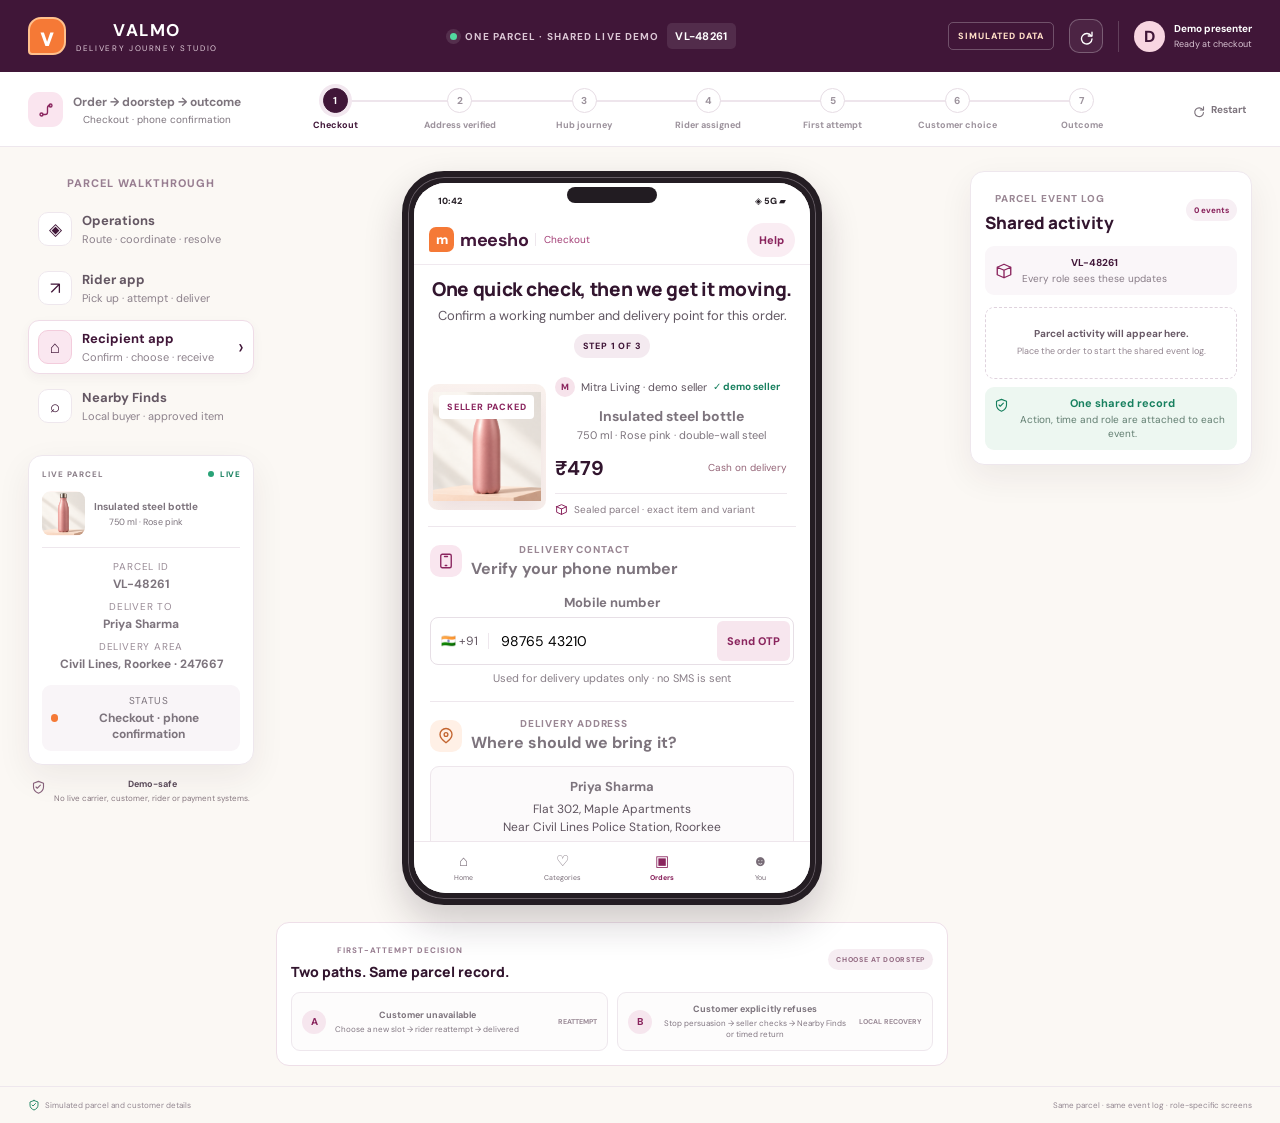
<file: Valmo_Delivery_Journey_Prototype/index.html>
<!doctype html>
<html lang="en">
<head>
  <meta charset="utf-8">
  <meta name="viewport" content="width=device-width,initial-scale=1,viewport-fit=cover">
  <meta name="theme-color" content="#38112f">
  <meta name="description" content="A synchronized parcel journey demo across operations, rider, recipient and nearby buyer views.">
  <title>Delivery Journey Studio · Valmo</title>
  <link rel="preconnect" href="https://fonts.googleapis.com">
  <link rel="preconnect" href="https://fonts.gstatic.com" crossorigin>
  <link href="https://fonts.googleapis.com/css2?family=DM+Sans:wght@400;500;600;700;800&family=Manrope:wght@500;600;700;800&display=swap" rel="stylesheet">
  <link rel="stylesheet" href="./styles.css">
  <script defer src="./app.js"></script>
</head>
<body>
  <!--
  THESIS: One parcel, played as a guided journey; keep role switches and both outcomes attached to the same event record.
  OWN-WORLD: Social-commerce energy in magenta, plum and orange; white cards, warm blush surfaces, compact operational labels.
  STORY: Confirm checkout, route through the network, record the doorstep outcome, then deliver by reattempt or seller-approved local recovery.
  FIRST VIEWPORT: Journey rail over a three-column parcel checkout scene; order details left, recipient phone center, event map and activity right; branch preview and role switcher below.
  FORM: Guided journey stage, lead surface composition, seed dfe328f5.
  FINISH: unreviewed and undocumented is unfinished; this build ends with the finish review, the verdict, and DESIGN.md
  -->
  <div id="app" class="boot"><div class="boot-mark">V</div><p>Opening the parcel journey…</p></div>
  <noscript>This interactive demo needs JavaScript enabled.</noscript>
</body>
</html>
</file>
<file: Valmo_Delivery_Journey_Prototype/styles.css>
@import url('https://fonts.googleapis.com/css2?family=DM+Sans:wght@400;500;600;700;800&family=Manrope:wght@500;600;700;800&display=swap');
:root{--plum:#401638;--plum-2:#61204e;--berry:#8a255e;--pink:#d92771;--orange:#f57936;--peach:#fff0e7;--cream:#fbf8f4;--ink:#271e28;--muted:#7d747d;--line:#eee7ed;--green:#18805f;--green-bg:#e8f6ef;--amber:#a76718;--shadow:0 12px 34px rgba(52,24,47,.07);font-family:'DM Sans',Arial,sans-serif;color:var(--ink);font-synthesis:none;text-rendering:optimizeLegibility}*{box-sizing:border-box}body{margin:0;background:#f5f2f4;min-width:320px}button,input{font:inherit}button{cursor:pointer}button:focus-visible,input:focus-visible{outline:3px solid #ed9cbc;outline-offset:2px}svg{width:18px;height:18px;flex:none}#app{min-height:100vh}.boot{display:grid;place-content:center;text-align:center;color:var(--muted)}.boot-mark{margin:auto;width:50px;height:50px;border-radius:17px;background:var(--plum);color:#fff;display:grid;place-items:center;font-weight:900;font-size:24px}.app-frame{max-width:1800px;margin:auto;min-height:100vh;background:var(--cream);box-shadow:0 0 80px rgba(47,20,41,.05)}.topbar{height:72px;background:var(--plum);color:#fff;display:flex;align-items:center;justify-content:space-between;padding:0 28px;gap:20px}.brand{color:inherit;text-decoration:none;display:flex;align-items:center;gap:10px;min-width:210px}.brand-symbol{height:38px;width:38px;background:var(--orange);border:2px solid #ffc08c;display:grid;place-items:center;border-radius:13px 13px 13px 4px;font-size:25px;font-weight:900;font-family:Manrope,sans-serif}.brand b{display:block;font-size:17px;letter-spacing:1.5px}.brand small{display:block;font-size:8px;letter-spacing:1.65px;color:#dfcbd8;margin-top:2px}.top-center{color:#dbc7d5;font-size:10px;letter-spacing:1.1px;font-weight:700;display:flex;align-items:center;gap:8px}.top-center i,.live-label:before{width:7px;height:7px;border-radius:50%;background:#52daa0;box-shadow:0 0 0 4px #ffffff1b;display:inline-block}.top-center b{color:#fff;background:#ffffff18;border-radius:5px;padding:6px 8px;font-size:11px;letter-spacing:.3px}.top-tools{display:flex;align-items:center;gap:15px}.demo-badge{font-size:9px;letter-spacing:1px;border:1px solid #ffffff40;padding:7px 9px;border-radius:5px;color:#ffdfc7;font-weight:800}.icon-button{border:1px solid #ffffff42;background:#ffffff10;color:#fff;width:34px;height:34px;border-radius:10px;display:grid;place-items:center}.presenter{display:flex;gap:9px;align-items:center;border-left:1px solid #ffffff2e;padding-left:15px}.presenter>span{width:31px;height:31px;display:grid;place-items:center;border-radius:50%;background:#f8d5e1;color:var(--plum);font-weight:800}.presenter b,.presenter small{display:block}.presenter b{font-size:10px}.presenter small{font-size:9px;color:#d7c2d1;margin-top:3px}.journey-strip{display:grid;grid-template-columns:225px minmax(0,1fr) 88px;align-items:center;gap:20px;padding:16px 28px 15px;background:#fff;border-bottom:1px solid var(--line)}.strip-title{display:flex;align-items:center;gap:10px}.strip-title>span{width:35px;height:35px;border-radius:11px;background:#fae5ef;color:var(--berry);display:grid;place-items:center}.strip-title b,.strip-title small{display:block}.strip-title b{font-size:12px}.strip-title small{font-size:10px;color:var(--muted);margin-top:3px}.progress-rail{display:grid;grid-template-columns:repeat(7,1fr);position:relative;align-items:start}.progress-rail:before{content:'';position:absolute;left:7%;right:7%;top:12px;height:2px;background:#eee5ec}.milestone{z-index:1;text-align:center;display:grid;justify-items:center;gap:6px;color:#9c929c;font-size:9px;font-weight:700;white-space:nowrap}.milestone i{font-style:normal;border-radius:50%;width:25px;height:25px;display:grid;place-items:center;border:1px solid #e6dce4;background:#fff;font-size:10px}.milestone.done{color:var(--green)}.milestone.done i{color:#fff;background:var(--green);border-color:var(--green)}.milestone.current{color:var(--plum)}.milestone.current i{background:var(--plum);color:#fff;border-color:var(--plum);box-shadow:0 0 0 4px #f2e7ef}.restart-small{border:0;background:transparent;color:var(--muted);font-weight:700;font-size:10px;display:flex;align-items:center;gap:5px;justify-self:end}.restart-small svg{width:15px}.workspace{display:grid;grid-template-columns:226px minmax(430px,1fr) 282px;gap:22px;padding:24px 28px 20px;align-items:start}.role-sidebar{position:sticky;top:14px}.sidebar-label,.eyebrow{font-size:9px;letter-spacing:1.2px;color:#987e91;font-weight:800}.role-links{margin-top:10px;display:grid;gap:5px}.role-link{border:1px solid transparent;background:transparent;text-align:left;border-radius:11px;padding:9px;display:flex;align-items:center;gap:10px;color:#645763;width:100%}.role-link>span{width:34px;height:34px;display:grid;place-items:center;border-radius:10px;background:#fff;font-size:17px;color:var(--plum);border:1px solid var(--line)}.role-link b,.role-link small{display:block}.role-link b{font-size:11px}.role-link small{font-size:9px;color:#8d828c;margin-top:3px}.role-link>i{margin-left:auto;font-style:normal;font-size:21px}.role-link.active{background:#fff;border-color:#efdce7;box-shadow:0 4px 12px #49213a0b;color:var(--plum)}.role-link.active>span{background:#fae7f0;border-color:#f3ccdc}.parcel-mini{margin-top:22px;border:1px solid var(--line);background:#fff;border-radius:14px;padding:13px;box-shadow:var(--shadow)}.mini-head{display:flex;justify-content:space-between;color:#8a7e88;font-size:8px;letter-spacing:1px;font-weight:800}.mini-head i{font-style:normal;color:var(--green);font-size:8px;letter-spacing:.4px}.mini-head i b{display:inline-block;width:6px;height:6px;background:#29a377;border-radius:50%;margin-right:4px}.mini-product{display:flex;align-items:center;gap:9px;margin:12px 0;padding-bottom:11px;border-bottom:1px solid var(--line)}.mini-product img{width:43px;height:45px;object-fit:contain;background:#fff6f3;border-radius:9px}.mini-product b,.mini-product small{display:block}.mini-product b{font-size:10px}.mini-product small{font-size:9px;color:var(--muted);margin-top:3px}.parcel-mini dl{margin:0}.parcel-mini dt{font-size:8px;letter-spacing:.8px;color:#998b96;margin-top:8px}.parcel-mini dd{font-size:10px;font-weight:700;margin:3px 0 0;line-height:1.35}.mini-status{display:flex;gap:8px;align-items:center;border-radius:9px;background:#f9f5f8;padding:9px;margin-top:12px}.mini-status>i{width:8px;height:8px;border-radius:50%;background:var(--orange)}.mini-status small,.mini-status b{display:block}.mini-status small{font-size:8px;color:var(--muted);letter-spacing:.7px}.mini-status b{font-size:9px;margin-top:3px}.sidebar-note{display:flex;gap:8px;align-items:flex-start;margin:13px 3px;color:#86777f}.sidebar-note svg{color:#87617b;width:15px}.sidebar-note b,.sidebar-note small{display:block}.sidebar-note b{font-size:9px;color:#594958}.sidebar-note small{font-size:8px;line-height:1.4;margin-top:3px}.main-content{min-width:0}.role-intro{display:flex;justify-content:space-between;align-items:flex-end;gap:18px;margin:2px 0 18px}.role-intro h1{font:800 clamp(22px,2vw,29px)/1.15 Manrope,sans-serif;letter-spacing:-.8px;margin:6px 0 6px;color:#32152e}.role-intro p{margin:0;color:#766b76;font-size:12px;line-height:1.5;max-width:700px}.step-chip{background:#f4eaf0;color:var(--plum);border-radius:20px;padding:7px 10px;font-size:8px;letter-spacing:.8px;font-weight:800;white-space:nowrap}.surface-card{background:#fff;border:1px solid var(--line);border-radius:15px;box-shadow:0 5px 20px rgba(52,24,47,.04)}.checkout-grid{display:grid;grid-template-columns:minmax(0,1fr) minmax(310px,1fr);gap:14px}.product-card{overflow:hidden;border:1px solid var(--line);background:#fff;border-radius:13px;display:flex;flex-direction:column}.product-image{height:190px;background:radial-gradient(circle at 50% 60%,#ffede5,#fff8f5 45%,#f9f1ed);position:relative;display:grid;place-items:center;overflow:hidden}.product-image img{height:165px;width:92%;object-fit:contain;filter:drop-shadow(0 12px 12px #5d28351c)}.product-tag{position:absolute;top:11px;left:11px;border-radius:4px;background:#fff;color:var(--berry);font-size:8px;font-weight:800;letter-spacing:.8px;padding:6px 8px}.product-copy{padding:13px}.seller-row{display:flex;align-items:center;gap:6px;color:#615661;font-size:9px}.seller-avatar{width:20px;height:20px;background:#f6e3eb;color:var(--berry);display:inline-grid;place-items:center;border-radius:50%;font-size:9px;font-weight:800}.seller-trust{color:var(--green);font-size:8px;font-weight:700}.product-copy h3{font-size:14px;margin:10px 0 3px}.product-copy p{font-size:10px;margin:0;color:var(--muted)}.price-row{display:flex;align-items:center;gap:8px;margin-top:11px}.price-row>b{font-size:19px;color:#32152e}.price-row s{font-size:11px;color:#a99da6}.price-row small{margin-left:auto;color:#946477;font-size:9px}.discount-chip{font-size:8px;background:#fff0e4;color:#bb5a21;padding:5px 7px;border-radius:5px;font-weight:800}.product-foot{border-top:1px solid var(--line);margin-top:12px;padding-top:9px;display:flex;gap:6px;align-items:center;color:#887b85;font-size:9px}.product-foot svg{width:13px;height:13px;color:var(--berry)}.checkout-form{padding:17px}.section-title{display:flex;align-items:center;gap:9px;margin-bottom:12px}.section-title>span{width:32px;height:32px;border-radius:10px;background:#f9e6ef;color:var(--berry);display:grid;place-items:center}.section-title>span.peach{background:#fff0e6;color:#c36530}.section-title small,.section-title h2{display:block;margin:0}.section-title small{font-size:8px;color:#9a8794;letter-spacing:.9px;font-weight:800}.section-title h2{font-size:14px;margin-top:3px}.checkout-form>label,.ops-action>label,.delivery-proof>label{display:block;font-size:10px;font-weight:700;margin:12px 0 6px}.phone-input,.otp-input{display:flex;align-items:center;border:1px solid #e7dfe6;border-radius:8px;overflow:hidden;min-width:0}.phone-input>span{font-size:10px;color:#675b66;padding:0 9px;border-right:1px solid var(--line);white-space:nowrap}.phone-input input,.otp-input input{border:0;min-width:0;flex:1;padding:10px;font-size:11px;outline:none}.phone-input button,.otp-input button{height:35px;margin:3px;border:0;border-radius:6px;background:#f7e6ee;color:var(--berry);font-weight:800;font-size:9px;padding:0 10px;white-space:nowrap}.phone-input button:disabled{color:#7d8983;background:#e9f4ef}.helper,.demo-code{display:block;color:#897f88;font-size:9px;margin-top:6px}.demo-code{color:var(--berry)}.divider{height:1px;background:var(--line);margin:15px 0}.address-preview{border:1px solid #eee6ec;background:#fcfafb;border-radius:9px;padding:10px;display:grid;gap:5px;position:relative}.address-preview>b{font-size:11px}.address-preview>span{font-size:10px;line-height:1.5;color:#5e535e}.address-preview>small{font-size:9px;color:#877c86}.text-button{border:0;background:none;padding:0;color:var(--berry);font-size:9px;font-weight:800;text-align:left}.address-preview .text-button{position:absolute;right:10px;bottom:10px}.primary-button,.soft-button{border:0;border-radius:8px;min-height:42px;padding:0 14px;display:inline-flex;align-items:center;justify-content:center;gap:8px;font-size:10px;font-weight:800;transition:transform .16s,box-shadow .16s,background .16s}.primary-button{color:#fff;background:linear-gradient(100deg,var(--pink),#eb5d53);box-shadow:0 6px 13px #d9277126}.primary-button:hover:not(:disabled){transform:translateY(-1px);box-shadow:0 9px 19px #d9277133}.primary-button:disabled{cursor:not-allowed;background:#d9cfd7;color:#fff;box-shadow:none}.soft-button{background:#f7f2f5;color:var(--plum);border:1px solid #ece2e9}.full{width:100%;margin-top:13px}.privacy-note{display:flex;gap:5px;align-items:center;color:#8e818b;font-size:8px;margin-top:10px}.privacy-note svg{width:13px;height:13px;color:var(--green)}.event-rail{position:sticky;top:14px;background:#fff;border:1px solid var(--line);border-radius:14px;padding:14px;max-height:calc(100vh - 180px);overflow:auto;box-shadow:var(--shadow)}.event-rail-head{display:flex;justify-content:space-between;align-items:center}.event-rail-head small{font-size:8px;letter-spacing:1px;color:#9a8794;font-weight:800}.event-rail-head h2{font:800 15px Manrope,sans-serif;margin:4px 0 0;color:#32152e}.event-rail-head>span{font-size:8px;background:#f7eff4;border-radius:20px;padding:6px 8px;color:var(--berry);font-weight:800}.event-rail-id{display:flex;gap:9px;align-items:center;padding:10px;margin:12px 0;background:#faf6f9;border-radius:9px;color:var(--berry)}.event-rail-id>span{display:block}.event-rail-id b,.event-rail-id small{display:block}.event-rail-id b{font-size:10px;color:var(--plum)}.event-rail-id small{font-size:8px;color:#887c87;margin-top:3px}.event-empty{padding:19px 10px;text-align:center;border:1px dashed #dfd2dd;border-radius:9px;color:#695a67}.event-empty b,.event-empty small{display:block}.event-empty b{font-size:10px}.event-empty small{font-size:9px;color:#938590;line-height:1.5;margin-top:5px}.event-list{position:relative}.event-list:before{content:'';position:absolute;left:43px;top:8px;bottom:14px;width:1px;background:#eee3eb}.event-item{position:relative;display:grid;grid-template-columns:31px 12px 1fr;gap:7px;padding:9px 0}.event-item time{font-size:8px;color:#958993;padding-top:2px}.event-item>i{height:8px;width:8px;border:2px solid #c9a9bd;background:white;border-radius:50%;margin:2px auto 0;z-index:1}.event-item.latest>i{background:var(--pink);border-color:#f5c1d5;box-shadow:0 0 0 3px #fff0f6}.event-item b{font-size:9px;line-height:1.35;display:block}.event-item p{font-size:8px;color:#766b76;line-height:1.45;margin:3px 0}.event-item small{font-size:7px;color:#a0959e}.evidence-note{display:flex;gap:8px;background:#edf7f1;border-radius:9px;padding:9px;margin-top:8px;color:var(--green)}.evidence-note svg{width:15px}.evidence-note b,.evidence-note small{display:block}.evidence-note b{font-size:9px}.evidence-note small{font-size:8px;color:#617d70;margin-top:3px;line-height:1.4}.branch-preview{margin-top:17px;border:1px solid #eedfe8;background:#fff;border-radius:13px;padding:14px}.branch-head{display:flex;align-items:center;justify-content:space-between;gap:12px}.branch-head small{font-size:8px;color:#987e91;letter-spacing:1px;font-weight:800}.branch-head h2{font:800 14px Manrope,sans-serif;margin:4px 0 0;color:#32152e}.branch-status{font-size:7px;font-weight:800;letter-spacing:.7px;color:#946b83;background:#f6edf2;border-radius:20px;padding:6px 8px}.branch-grid{display:grid;grid-template-columns:1fr 1fr;gap:9px;margin-top:11px}.branch-card{display:flex;align-items:center;gap:9px;min-width:0;border:1px solid var(--line);padding:10px;border-radius:9px;background:#fdfcfc}.branch-card>i{font-style:normal;width:24px;height:24px;display:grid;place-items:center;border-radius:50%;background:#f6e6ee;color:var(--berry);font-weight:800;font-size:10px;flex:none}.branch-card b,.branch-card small{display:block}.branch-card b{font-size:9px}.branch-card small{font-size:8px;color:#827782;line-height:1.4;margin-top:3px}.branch-card>span{margin-left:auto;font-size:7px;color:#9c8c98;font-weight:800;white-space:nowrap}.branch-card.selected{border-color:#d991b4;background:#fff8fb}.branch-card.b.selected{border-color:#efac7e;background:#fff9f3}.app-footer{display:flex;justify-content:space-between;padding:12px 28px;border-top:1px solid var(--line);color:#938791;font-size:8px}.app-footer span{display:flex;align-items:center;gap:5px}.app-footer svg{width:12px;height:12px;color:var(--green)}#toast{position:fixed;bottom:20px;left:50%;transform:translate(-50%,18px);opacity:0;pointer-events:none;z-index:20;background:#32152e;color:#fff;padding:11px 17px;border-radius:9px;font-size:11px;box-shadow:0 8px 25px #2c10284d;transition:.2s}#toast.show{opacity:1;transform:translate(-50%,0)}

/* Network and exception views */
.two-col{display:grid;grid-template-columns:minmax(0,1.3fr) minmax(270px,.9fr);gap:13px}.ops-order,.ops-action,.route-card,.handoff-card,.refusal-card,.recovery-preview,.rescue-card,.rider-live{padding:15px}.ops-order .product-card{margin-bottom:10px}.ops-order .product-image{height:145px}.ops-fact{display:flex;align-items:center;gap:9px;padding:10px 2px;border-top:1px solid var(--line)}.ops-fact>span{width:31px;height:31px;border-radius:9px;background:#f5e8ef;color:var(--berry);display:grid;place-items:center}.ops-fact>span.peach{background:#fff0e6;color:#c36530}.ops-fact>div{flex:1}.ops-fact small,.ops-fact b{display:block}.ops-fact small{font-size:8px;color:#958894;margin-top:3px}.ops-fact b{font-size:10px;margin:3px 0}.ops-fact strong{font-size:7px;letter-spacing:.5px}.green{color:var(--green)}.amber{color:var(--amber)}.ops-action h2,.handoff-card h2,.route-card h2,.rescue-card h2,.refusal-card h2{font:800 16px Manrope,sans-serif;color:#32152e;margin:8px 0}.ops-action>p{font-size:10px;color:var(--muted);line-height:1.5}.phone-input.compact{margin:12px 0}.checklist{display:grid;gap:7px;margin:14px 0}.checklist>div{display:flex;align-items:center;gap:9px;padding:9px;border:1px solid var(--line);border-radius:8px}.checklist>div>i{font-style:normal;border:1px solid #ddd0db;border-radius:50%;width:22px;height:22px;display:grid;place-items:center;color:#9b8796;font-size:9px}.checklist>div.checked{background:#f1f9f4;border-color:#d6ebdd}.checklist>div.checked>i{background:var(--green);border-color:var(--green);color:#fff}.checklist b,.checklist small{display:block}.checklist b{font-size:9px}.checklist small{font-size:8px;color:#8b7f89;margin-top:2px}.guardrail{display:flex;gap:6px;align-items:center;background:#f7f3f6;color:#766a74;padding:8px;border-radius:7px;font-size:8px;line-height:1.45;margin-top:11px}.guardrail svg{width:14px;height:14px;color:var(--berry)}.route-card-head{display:flex;justify-content:space-between;align-items:flex-start}.route-card-head h2{font-size:15px}.route-card-head>div>small,.handoff-card>.eyebrow{font-size:8px;letter-spacing:1px;color:#987e91;font-weight:800}.live-label{font-size:7px;color:var(--green);font-style:normal;letter-spacing:.4px}.route-map{height:205px;position:relative;overflow:hidden;margin:9px 0 12px;border-radius:12px;background:radial-gradient(circle at 22% 22%,#fff 0 2px,transparent 3px),radial-gradient(circle at 80% 55%,#fff 0 2px,transparent 3px),linear-gradient(125deg,#f5f4ec,#f5f7ef 45%,#f6efe9);background-size:28px 28px,35px 35px,auto}.map-pattern{position:absolute;inset:0;background:linear-gradient(90deg,transparent 49%,#fff9 50%,transparent 51%),linear-gradient(0deg,transparent 49%,#fff9 50%,transparent 51%);background-size:54px 54px;opacity:.55}.route-map svg{position:absolute;inset:10% 0;width:100%;height:80%}.road{fill:none;stroke:#d7d6cb;stroke-width:11;stroke-linecap:round}.route{fill:none;stroke:#dc5291;stroke-width:3;stroke-dasharray:4 5;stroke-linecap:round}.place{position:absolute;display:grid;gap:2px}.place i{font-style:normal;width:21px;height:21px;border-radius:50%;display:grid;place-items:center;background:var(--plum);color:#fff;font-size:9px;box-shadow:0 3px 8px #40163844}.place b{font-size:9px}.place small{font-size:7px;color:#7c727b}.place.from{left:7%;bottom:23%}.place.through{left:43%;top:17%}.place.to{right:5%;top:26%}.map-caption{position:absolute;right:9px;bottom:7px;font-size:6px;letter-spacing:.7px;color:#968c83}.route-facts{display:grid;grid-template-columns:repeat(3,1fr);border:1px solid var(--line);border-radius:8px;margin-bottom:11px}.route-facts div{padding:8px;border-right:1px solid var(--line)}.route-facts div:last-child{border:0}.route-facts small,.route-facts b{display:block}.route-facts small{font-size:7px;color:#988a96;letter-spacing:.7px}.route-facts b{font-size:8px;margin-top:4px}.handoff-card h2{font-size:15px}.handoff-list{display:grid;gap:0;margin-top:13px}.handoff-row{display:grid;grid-template-columns:25px 1fr auto;gap:8px;align-items:center;border-bottom:1px solid var(--line);padding:11px 0}.handoff-row>i{font-style:normal;width:22px;height:22px;border:1px solid #e4dbe2;border-radius:50%;display:grid;place-items:center;font-size:8px;color:#9d909c}.handoff-row b,.handoff-row small{display:block}.handoff-row b{font-size:9px}.handoff-row small{font-size:8px;color:#928691;margin-top:3px}.handoff-row>span{font-size:7px;color:#9e929d;font-weight:800}.handoff-row.complete>i{background:var(--green);color:#fff;border-color:var(--green)}.handoff-row.complete>span{color:var(--green)}.handoff-row.active>i{background:#fae7f0;color:var(--berry);border-color:#efbfd4}.handoff-row.active>span{color:var(--berry)}.handoff-note{display:flex;gap:8px;background:#f8f3f6;padding:9px;border-radius:8px;margin-top:13px;color:var(--berry)}.handoff-note svg{width:15px}.handoff-note b,.handoff-note small{display:block}.handoff-note b{font-size:9px}.handoff-note small{font-size:8px;color:#847883;margin-top:3px;line-height:1.4}.eligibility-title{display:flex;justify-content:space-between;align-items:center;margin:15px 0 8px}.eligibility-title b,.eligibility-title small{display:block}.eligibility-title b{font-size:11px}.eligibility-title small{font-size:8px;color:#8d828c;margin-top:3px}.eligibility-title strong{font-size:10px;color:var(--berry);background:#f8eaf1;padding:6px 8px;border-radius:6px}.eligibility-list{display:grid}.eligibility-list label{display:grid;grid-template-columns:19px 1fr 16px;align-items:center;gap:8px;padding:9px 0;border-bottom:1px solid #f1ebf0;cursor:pointer;position:relative}.eligibility-list label>b,.eligibility-list label span:nth-child(2){display:block}.eligibility-list label span:nth-child(2) b,.eligibility-list label span:nth-child(2) small{display:block}.eligibility-list label span:nth-child(2) b{font-size:9px}.eligibility-list label span:nth-child(2) small{font-size:7px;color:#948994;margin-top:3px}.eligibility-list label input{opacity:0;width:16px;height:16px;cursor:pointer}.checkbox{width:17px;height:17px;border:1px solid #d9cdd7;border-radius:5px;display:grid;place-items:center;color:#fff;font-size:10px}.checkbox.yes{background:var(--green);border-color:var(--green)}.refusal-banner{display:flex;align-items:center;gap:9px;padding:11px;background:#fff4f0;border-radius:9px}.refusal-banner>span{width:28px;height:28px;display:grid;place-items:center;background:#dc624f;color:#fff;border-radius:50%;font-size:19px}.refusal-banner small{font-size:7px;letter-spacing:.8px;color:#a65a48;font-weight:800}.refusal-banner h2{font-size:12px;margin:3px 0}.refusal-banner p{font-size:8px;color:#816861;margin:0}.refusal-banner>i{font-style:normal;font-size:6px;letter-spacing:.6px;margin-left:auto;background:#fff;border:1px solid #f2d8d0;color:#9d5745;padding:5px;border-radius:4px}.recovery-preview>.eyebrow{display:block}.preview-product{text-align:center;padding:12px 0;border-bottom:1px solid var(--line)}.preview-product img{display:block;width:110px;height:100px;object-fit:contain;margin:auto;background:#fff7f3;border-radius:9px}.preview-product b,.preview-product small{display:block}.preview-product b{font-size:10px;margin-top:7px}.preview-product small{font-size:8px;color:#8c818a;margin-top:3px}.money-row{display:flex;justify-content:space-between;padding:9px 0;border-bottom:1px solid #f3edf2;font-size:9px;color:#756a75}.money-row b{color:#433544}.money-row.total{font-size:10px;font-weight:800;color:var(--plum);border-bottom:0}.money-row.total b{font-size:15px;color:var(--berry)}.delivery-promise{display:flex;gap:8px;align-items:center;padding:9px;background:#fff4e9;color:#cb622e;border-radius:8px}.delivery-promise svg{width:16px}.delivery-promise b,.delivery-promise small{display:block}.delivery-promise b{font-size:9px}.delivery-promise small{font-size:7px;color:#8b7468;margin-top:3px}.recovery-preview>p{font-size:7px;line-height:1.45;color:#9a8e98}.rescue-card{padding:18px}.rescue-banner{background:#eff8f2;color:var(--green);padding:18px;border-radius:11px;display:flex;gap:12px;align-items:flex-start}.rescue-banner>svg{width:25px;height:25px}.rescue-banner small{font-size:8px;font-weight:800;letter-spacing:1px}.rescue-banner h2{margin:5px 0;color:#155d48}.rescue-banner p{font-size:10px;color:#638174;margin:0}.rescue-facts{display:grid;grid-template-columns:repeat(3,1fr);margin:14px 0;border:1px solid var(--line);border-radius:9px}.rescue-facts div{padding:10px;border-right:1px solid var(--line)}.rescue-facts div:last-child{border:0}.rescue-facts small,.rescue-facts b{display:block}.rescue-facts small{font-size:7px;color:#958a94;letter-spacing:.6px}.rescue-facts b{font-size:9px;margin-top:4px}.outcome-card{padding:18px;display:flex;align-items:center;gap:13px}.outcome-card>span{width:43px;height:43px;border-radius:50%;background:var(--green-bg);color:var(--green);display:grid;place-items:center}.outcome-card.returned>span{background:#fff2e5;color:#c76d27}.outcome-card>div{flex:1}.outcome-card small{font-size:8px;letter-spacing:.8px;color:#8f818d}.outcome-card h2{font:800 17px Manrope,sans-serif;margin:5px 0}.outcome-card p{font-size:10px;color:#817681;margin:0}.outcome-card img{width:64px;height:70px;object-fit:contain}.outcome-card>b{font-size:16px;color:var(--berry)}

/* Rider, recipient and Nearby Finds */
.rider-layout{display:grid;grid-template-columns:minmax(300px,.95fr) minmax(290px,1fr);gap:13px;align-items:start}.rider-device{max-width:420px;justify-self:center;width:100%;padding:10px;border:1px solid #e8dce5;border-radius:25px;background:#241a24;box-shadow:0 20px 40px #2c102820}.device-screen{overflow:hidden;border-radius:17px;background:#f7f3f6;min-height:510px}.device-bar{height:24px;background:#fff;display:flex;justify-content:space-between;padding:6px 13px;font-size:8px;font-weight:800}.rider-app-head{display:flex;justify-content:space-between;align-items:center;background:#fff;padding:12px 14px;border-bottom:1px solid var(--line)}.rider-app-head b{font:800 14px Manrope;color:var(--plum)}.rider-app-head small{font-size:8px;color:#8b7c88}.rider-app-head>span{font-size:8px;background:#e8f6ef;color:var(--green);border-radius:20px;padding:6px}.waiting-state{text-align:center;padding:40px 24px}.waiting-state>span{margin:auto;width:60px;height:60px;border-radius:20px;background:#f7e4ed;color:var(--berry);display:grid;place-items:center}.waiting-state>small{display:block;font-size:8px;letter-spacing:.8px;color:#9a8794;margin-top:17px;font-weight:800}.waiting-state h2{font:800 18px Manrope;color:var(--plum)}.waiting-state p{font-size:10px;line-height:1.6;color:#817681}.waiting-state>div{font-size:9px;line-height:2.2;text-align:left;background:#fff;padding:10px 14px;border-radius:9px;margin:18px 0;color:var(--green)}.task-top{padding:14px 14px 4px}.task-top>small{font-size:7px;color:#907f8d;letter-spacing:.8px;font-weight:800}.task-badge{float:right;color:var(--green);font-size:7px;background:#e5f4eb;padding:5px 7px;border-radius:10px;font-weight:800}.task-top h2{font:800 17px Manrope;color:#32152e;margin:8px 0 2px}.task-top p{font-size:9px;color:#8b7e88;margin:0}.task-person{display:flex;gap:9px;align-items:center;margin:10px 13px;padding:10px;background:#fff;border-radius:10px}.task-person>span{width:33px;height:33px;border-radius:50%;background:#f7dfe9;color:var(--berry);display:grid;place-items:center;font-weight:800;font-size:12px}.task-person b,.task-person small{display:block}.task-person b{font-size:10px}.task-person small{font-size:8px;color:#8d818c;margin-top:2px}.task-person>i{font-style:normal;margin-left:auto;font-size:8px;color:#8a7484}.rider-map{height:90px;margin:0 13px;position:relative;border-radius:9px;background:linear-gradient(125deg,#ebeee3,#f4ece1);overflow:hidden}.rider-map:before{content:'';position:absolute;width:180px;height:100px;border:2px dashed #d25992;border-radius:50%;transform:rotate(-22deg);left:23%;top:-32px}.rider-map i{position:absolute;left:22%;top:44%;width:11px;height:11px;background:var(--plum);border:3px solid white;border-radius:50%;box-shadow:0 0 0 2px #40163844}.rider-map b,.rider-map strong{position:absolute;top:20px;font-size:6px;color:#887883}.rider-map b{left:10%}.rider-map strong{right:11%;color:var(--berry)}.rider-map small{position:absolute;bottom:6px;right:7px;font-size:6px;color:#8c817e;letter-spacing:.5px}.cod-panel{margin:9px 13px;background:#fff4e8;border-radius:9px;padding:9px 11px;display:grid;grid-template-columns:1fr auto;gap:4px}.cod-panel>span{font-size:7px;letter-spacing:.5px;color:#9b704f;font-weight:800;display:flex;gap:5px;align-items:center}.cod-panel>span svg{width:13px;height:13px}.cod-panel>b{font-size:15px;color:#a84d22}.cod-panel>small{grid-column:1/-1;font-size:8px;color:#91796a}.rider-actions,.delivery-proof{padding:0 13px 12px}.rider-actions .primary-button{min-height:38px}.button-pair{display:grid;grid-template-columns:1fr 1fr;gap:7px;margin-top:7px}.button-pair .soft-button{font-size:8px;min-height:34px;padding:0 5px}.attempt-choice{padding:10px 13px}.attempt-choice>small,.delivery-proof>small:first-child{font-size:7px;letter-spacing:.8px;color:#958593;font-weight:800}.attempt-choice button{display:grid;grid-template-columns:25px 1fr;column-gap:7px;width:100%;border:1px solid var(--line);border-radius:9px;background:#fff;text-align:left;padding:9px;margin-top:7px}.attempt-choice button>i{grid-row:span 2;width:24px;height:24px;display:grid;place-items:center;border-radius:7px;background:#f7e5ee;color:var(--berry);font-style:normal}.attempt-choice button>b{font-size:9px}.attempt-choice button>small{font-size:7px;color:#8c808b;margin-top:3px}.attempt-choice>p{font-size:7px;line-height:1.5;color:#8a7c87}.delivery-proof{display:grid;gap:7px;padding-top:7px}.delivery-proof>label{font-size:8px;margin:0}.delivery-proof .otp-input{background:#fff}.cod-check{display:flex!important;align-items:center;gap:6px!important;padding:8px;border:1px solid var(--line);border-radius:7px;background:#fff}.cod-check input{accent-color:var(--berry)}.delivery-proof .primary-button{min-height:36px}.delivery-proof .demo-code{font-size:7px}.awaiting-buyer{display:grid;gap:6px;margin:0 13px 10px;padding:10px;background:#fff;border-radius:9px}.awaiting-buyer b{font-size:9px}.awaiting-buyer span{font-size:8px;color:#877b86;line-height:1.4}.awaiting-buyer .soft-button{min-height:32px;font-size:8px}.device-tabs{display:flex;justify-content:space-around;background:#fff;border-top:1px solid var(--line);padding:9px 4px;color:#857682;font-size:12px}.device-tabs span{text-align:center}.device-tabs small{display:block;font-size:7px;margin-top:3px}.rider-aside{display:grid;gap:10px}.profile-card{display:flex;align-items:center;gap:9px;padding:11px}.profile-card>img{width:42px;height:42px;object-fit:cover;border-radius:50%}.profile-card b,.profile-card small,.profile-card span{display:block}.profile-card small{font-size:7px;color:#9a8794;letter-spacing:.6px}.profile-card h2{font:800 13px Manrope;margin:3px 0}.profile-card span{font-size:8px;color:#ae7924}.profile-card>i{margin-left:auto;font-style:normal;font-size:7px;color:var(--green)}.rider-details{padding:12px}.rider-details .section-title{margin-bottom:8px}.rider-details .section-title h2{font-size:11px}.rider-details .section-title>b{margin-left:auto;font-size:7px;color:#b16030;background:#fff2e7;padding:5px;border-radius:4px}.rider-details .product-image{height:105px}.rider-details .product-copy{padding:9px}.rider-details .product-copy h3{font-size:11px;margin:7px 0 2px}.rider-details .product-copy p{font-size:8px}.rider-details .price-row{margin-top:7px}.rider-details .price-row>b{font-size:15px}.rider-details .product-foot{font-size:7px;margin-top:8px;padding-top:6px}.rider-address{display:grid;gap:5px;padding:11px 2px}.rider-address small{font-size:7px;color:#9a8794;letter-spacing:.7px}.rider-address b{font-size:9px}.rider-address span{font-size:8px;color:#7f747e}.rider-guardrail{display:flex;gap:7px;background:#f5f2f7;border-radius:7px;padding:8px;color:var(--berry)}.rider-guardrail svg{width:14px}.rider-guardrail b,.rider-guardrail small{display:block}.rider-guardrail b{font-size:8px}.rider-guardrail small{font-size:7px;color:#827582;margin-top:3px;line-height:1.4}.earnings-card{padding:11px}.earnings-card>small{font-size:7px;color:#9a8794;letter-spacing:.6px;font-weight:800}.earnings-card>div{display:flex;justify-content:space-between;margin-top:8px;font-size:9px}.earnings-card>div b{font-size:13px;color:var(--green)}.earnings-card p{font-size:7px;line-height:1.5;color:#8b7e88;margin-bottom:0}.customer-layout{display:grid;grid-template-columns:minmax(0,1fr) 230px;gap:13px}.customer-main,.customer-aside{display:grid;gap:12px;align-content:start}.customer-order{padding:12px}.customer-order .product-card{display:grid;grid-template-columns:125px 1fr;border:0;align-items:center}.customer-order .product-image{height:120px;border-radius:10px}.customer-order .product-image img{height:105px}.customer-order .product-copy{padding:9px}.customer-order .product-copy h3{font-size:12px}.order-status{display:flex;align-items:center;gap:8px;padding:9px;background:#f8f5f7;border-radius:8px;margin-top:9px}.order-status>i{width:8px;height:8px;background:var(--orange);border-radius:50%}.order-status>div{flex:1}.order-status small,.order-status b{display:block}.order-status small{font-size:7px;color:#9a8794;letter-spacing:.6px}.order-status b{font-size:9px;margin-top:3px}.customer-steps{display:grid;grid-template-columns:repeat(4,1fr);gap:6px;margin-top:12px}.customer-steps>div{display:flex;gap:6px;align-items:flex-start}.customer-steps i{width:18px;height:18px;display:grid;place-items:center;border:1px solid #ded3dd;border-radius:50%;font-size:8px;font-style:normal;color:#a394a1;flex:none}.customer-steps .done i{color:#fff;background:var(--green);border-color:var(--green)}.customer-steps b,.customer-steps small{display:block}.customer-steps b{font-size:7px}.customer-steps small{font-size:6px;line-height:1.4;color:#958993;margin-top:3px}.customer-choice{padding:14px}.customer-choice>p{font-size:9px;color:#807580;margin:0 0 11px}.slot-row{display:grid;grid-template-columns:repeat(3,1fr);gap:7px}.slot{border:1px solid #eadfe7;background:#fff;border-radius:8px;padding:8px 5px;display:grid;gap:4px;text-align:left;color:#574a57}.slot b{font-size:8px}.slot span{font-size:8px;color:var(--plum)}.slot small{font-size:7px;color:#958893}.slot.selected{border-color:var(--pink);background:#fff6fa;box-shadow:0 0 0 2px #fbe7f0}.callback-check{display:flex;align-items:center;gap:6px;font-size:8px;color:#746975;margin-top:10px}.callback-check input{accent-color:var(--berry)}.customer-choice .helper{text-align:center}.refusal-thanks,.delivery-thanks{display:flex;gap:12px;align-items:center;padding:15px}.refusal-thanks>span,.delivery-thanks>span{width:36px;height:36px;border-radius:50%;background:#e8f6ef;color:var(--green);display:grid;place-items:center}.refusal-thanks small,.delivery-thanks small{font-size:7px;letter-spacing:.8px;color:var(--green);font-weight:800}.refusal-thanks h2,.delivery-thanks h2{font:800 14px Manrope;margin:4px 0}.refusal-thanks p,.delivery-thanks p{font-size:8px;line-height:1.5;color:#807580;margin:0}.status-help{padding:14px}.status-help>b{font-size:10px}.status-help p{font-size:8px;color:#817681}.address-card,.help-card{padding:13px}.address-card p{font-size:9px;line-height:1.7;color:#756a75}.help-card{background:linear-gradient(145deg,#fff,#fff5f8)}.help-card h3{font:800 14px/1.35 Manrope;margin:8px 0;color:#32152e}.help-card p{font-size:9px;line-height:1.55;color:#827681}.help-chips{display:flex;flex-wrap:wrap;gap:5px}.help-chips span{font-size:7px;background:#fff;border:1px solid #f0e4ec;border-radius:20px;padding:6px;color:#826b7d}.nearby-shell{background:#fff;border:1px solid var(--line);border-radius:15px;overflow:hidden;box-shadow:var(--shadow)}.nearby-head{min-height:56px;display:flex;align-items:center;gap:15px;padding:10px 15px;border-bottom:1px solid var(--line)}.meesho-word{display:flex;align-items:center;gap:5px;white-space:nowrap}.meesho-word i{width:21px;height:21px;border-radius:7px 7px 7px 2px;background:var(--orange);color:#fff;display:grid;place-items:center;font-style:normal;font-weight:900;font-size:13px}.meesho-word b{font-size:13px;color:var(--plum)}.meesho-word>span{font-size:10px;color:#a33e76;border-left:1px solid var(--line);padding-left:8px}.search-box{height:30px;display:flex;align-items:center;gap:5px;border:1px solid var(--line);border-radius:7px;padding:0 8px;color:#927e8c;flex:1;max-width:180px}.search-box input{width:100%;border:0;outline:0;font-size:8px}.nearby-location{display:flex;align-items:center;gap:4px;font-size:8px;color:#625661;white-space:nowrap}.nearby-location svg{width:13px;color:var(--berry)}.nearby-location small{color:#a394a1}.local-badge{font-size:7px;color:#a24a78;background:#faedf3;border-radius:20px;padding:6px 8px;white-space:nowrap}.nearby-banner{display:flex;align-items:center;justify-content:space-between;background:linear-gradient(105deg,#fff1e8,#fff5f8 68%,#fce5ef);padding:15px 19px}.nearby-banner small{font-size:7px;letter-spacing:1px;color:#b25f33;font-weight:800}.nearby-banner h1{font:800 17px Manrope;color:#32152e;margin:4px 0}.nearby-banner p{font-size:8px;color:#806f7c;margin:0}.nearby-banner>b{display:flex;align-items:center;gap:5px;font-size:8px;color:var(--berry);background:#fff;border:1px solid #f1dbe6;border-radius:20px;padding:7px}.nearby-banner>b svg{width:14px}.nearby-content{padding:13px}.filter-row{display:flex;gap:6px;overflow:auto;padding-bottom:12px}.filter-row span{white-space:nowrap;border:1px solid var(--line);border-radius:20px;padding:6px 9px;font-size:7px;color:#746a75}.filter-row span.active{color:#fff;background:var(--plum);border-color:var(--plum)}.nearby-listing{display:grid;grid-template-columns:42% 1fr;border:1px solid var(--line);border-radius:11px;overflow:hidden}.nearby-photo{position:relative;display:grid;place-items:center;min-height:270px;background:radial-gradient(circle at 50% 55%,#ffece3,#fff8f5 55%,#f9eff1)}.nearby-photo img{width:85%;height:220px;object-fit:contain;filter:drop-shadow(0 13px 15px #5d28351c)}.nearby-photo>b,.nearby-photo>i{position:absolute;font-style:normal;top:10px;left:10px;font-size:6px;letter-spacing:.6px;background:#fff;padding:6px 7px;border-radius:5px;color:#996141}.nearby-photo>i{left:auto;right:10px;color:var(--berry)}.nearby-copy{padding:15px}.nearby-copy h2{font:800 17px Manrope;color:#32152e;margin:10px 0 4px}.nearby-copy>p{font-size:8px;color:#847982;margin:0}.rating{font-size:8px;color:#bd811e;margin:9px 0}.rating small{color:#9b9099;margin-left:3px}.nearby-price{display:flex;align-items:center;gap:8px}.nearby-price>b{font-size:21px;color:var(--berry)}.nearby-price s{font-size:10px;color:#a89ca6}.nearby-price i{font-style:normal;font-size:7px;color:#bd5f27;background:#fff0e4;border-radius:5px;padding:5px 7px;font-weight:800}.fast-delivery{display:flex;align-items:center;gap:8px;border-radius:8px;background:#f0f8f4;color:var(--green);padding:9px;margin:11px 0}.fast-delivery svg{width:17px}.fast-delivery b,.fast-delivery small{display:block}.fast-delivery b{font-size:8px}.fast-delivery small{font-size:7px;color:#71877c;margin-top:3px}.nearby-actions{display:flex;gap:7px}.nearby-actions .primary-button{flex:1;font-size:8px;padding:0 7px}.heart-button{width:38px;border:1px solid var(--line);border-radius:8px;background:#fff;color:var(--berry);font-size:20px}.disclosure{display:block;font-size:6px;color:#91848f;line-height:1.5;margin-top:8px}.assurance-grid{display:grid;grid-template-columns:repeat(3,1fr);gap:7px;margin-top:10px}.assurance-grid>div{display:flex;gap:7px;align-items:center;background:#faf7f9;border:1px solid #f0e9ef;padding:8px;border-radius:8px;color:var(--berry)}.assurance-grid svg{width:14px}.assurance-grid b,.assurance-grid small{display:block}.assurance-grid b{font-size:7px;color:#514553}.assurance-grid small{font-size:6px;color:#908590;line-height:1.4;margin-top:2px}.nearby-empty{text-align:center;padding:35px 25px}.empty-illustration{width:76px;height:76px;margin:auto;display:grid;place-items:center;border-radius:25px;background:#fff0e7;color:var(--orange);position:relative}.empty-illustration>svg{width:34px;height:34px}.empty-illustration>i{position:absolute;right:-5px;top:-5px;width:25px;height:25px;background:#f9dbe8;color:var(--berry);display:grid;place-items:center;border-radius:50%}.nearby-empty>.eyebrow{display:block;margin-top:17px}.nearby-empty h1{font:800 21px Manrope;color:#32152e;margin:8px 0}.nearby-empty>p{max-width:460px;margin:0 auto;color:#827681;font-size:10px;line-height:1.6}.nearby-steps{display:flex;justify-content:center;gap:25px;margin:22px 0}.nearby-steps>span{display:grid;grid-template-columns:25px auto;column-gap:7px;text-align:left}.nearby-steps i{grid-row:span 2;width:24px;height:24px;border-radius:50%;background:#f7e4ed;color:var(--berry);display:grid;place-items:center;font-size:9px;font-style:normal;font-weight:800}.nearby-steps b{font-size:9px}.nearby-steps small{font-size:7px;color:#918590;margin-top:3px}

@media(max-width:1250px){.workspace{grid-template-columns:205px minmax(400px,1fr);gap:17px}.event-rail{grid-column:2;position:static;max-height:none;display:grid;grid-template-columns:1fr 1fr;column-gap:12px}.event-rail-head,.event-rail-id,.evidence-note{grid-column:1/-1}.event-list{max-height:210px;overflow:auto}.journey-strip{grid-template-columns:190px minmax(0,1fr) 72px;gap:12px}.milestone{font-size:8px}.milestone:nth-child(2){white-space:normal}.}
@media(max-width:900px){.topbar{padding:0 16px}.top-center{display:none}.journey-strip{grid-template-columns:1fr auto;padding:12px 16px}.progress-rail{grid-column:1/-1;grid-row:2}.strip-title{grid-column:1}.restart-small{grid-column:2;grid-row:1}.workspace{grid-template-columns:1fr;padding:17px 16px;gap:13px}.role-sidebar{position:static;display:grid;grid-template-columns:1fr;gap:9px}.sidebar-label{display:none}.role-links{margin:0;display:grid;grid-template-columns:repeat(4,1fr);gap:6px}.role-link{justify-content:center;padding:7px 4px;gap:5px;flex-direction:column;text-align:center}.role-link>span{width:30px;height:30px}.role-link b{font-size:8px}.role-link small,.role-link>i{display:none}.parcel-mini,.sidebar-note{display:none}.main-content{grid-row:2}.event-rail{grid-column:1;grid-row:3;position:static}.role-intro h1{font-size:24px}}
@media(max-width:620px){.topbar{height:59px;padding:0 12px}.brand{min-width:0}.brand-symbol{width:32px;height:32px;font-size:21px}.brand b{font-size:14px}.brand small{font-size:6px}.demo-badge{font-size:7px;padding:6px}.top-tools{gap:7px}.presenter{display:none}.journey-strip{padding:11px 12px;gap:7px}.strip-title>span{width:30px;height:30px}.strip-title b{font-size:10px}.strip-title small{font-size:8px}.restart-small{font-size:0}.restart-small svg{width:18px;height:18px}.progress-rail{grid-template-columns:repeat(7,minmax(0,1fr));gap:0}.progress-rail:before{left:6%;right:6%;top:9px}.milestone{font-size:0;gap:4px}.milestone i{width:19px;height:19px;font-size:8px}.workspace{padding:12px;gap:10px}.role-links{gap:4px}.role-link{border-radius:9px;padding:6px 2px}.role-link b{font-size:7px}.role-intro{margin:1px 0 12px;align-items:flex-start}.role-intro h1{font-size:21px;letter-spacing:-.6px}.role-intro p{font-size:10px}.step-chip{font-size:6px;padding:6px 7px;margin-top:3px}.checkout-grid,.two-col,.rider-layout,.customer-layout{grid-template-columns:1fr}.checkout-grid .product-card{display:grid;grid-template-columns:115px 1fr;align-items:center}.checkout-grid .product-image{height:135px}.checkout-grid .product-image img{height:115px}.product-copy{padding:9px}.product-copy h3{font-size:12px;margin:7px 0 3px}.product-copy p{font-size:8px}.price-row>b{font-size:16px}.price-row small{font-size:7px}.product-foot{font-size:7px;margin-top:8px;padding-top:6px}.checkout-form{padding:13px}.event-rail{display:block;padding:12px}.event-list{max-height:260px}.branch-preview{padding:11px;margin-top:10px}.branch-head h2{font-size:12px}.branch-status{font-size:6px}.branch-grid{grid-template-columns:1fr}.branch-card{padding:8px}.branch-card>span{font-size:6px}.app-footer{padding:10px 12px;font-size:7px;gap:8px;flex-wrap:wrap}.app-footer span:last-child{display:none}.nearby-head{gap:7px;padding:9px;flex-wrap:wrap}.meesho-word b{font-size:11px}.meesho-word>span{font-size:8px}.search-box{order:3;max-width:none;flex-basis:100%}.nearby-location{font-size:7px}.local-badge{margin-left:auto;font-size:6px}.nearby-banner{padding:12px}.nearby-banner h1{font-size:14px}.nearby-banner p{font-size:7px;max-width:225px}.nearby-banner>b{font-size:7px;padding:6px}.nearby-content{padding:9px}.nearby-listing{grid-template-columns:1fr}.nearby-photo{min-height:190px}.nearby-photo img{height:165px}.nearby-copy{padding:12px}.nearby-copy h2{font-size:15px}.assurance-grid{grid-template-columns:1fr}.assurance-grid>div{padding:7px}.nearby-empty{padding:25px 15px}.nearby-empty h1{font-size:17px}.nearby-steps{gap:8px;justify-content:space-between}.nearby-steps>span{grid-template-columns:20px auto;gap:4px}.nearby-steps i{width:19px;height:19px;font-size:7px}.nearby-steps b{font-size:7px}.nearby-steps small{font-size:6px}.customer-order .product-card{grid-template-columns:95px 1fr}.customer-order .product-image{height:105px}.customer-order .product-image img{height:95px}.customer-steps{gap:3px}.customer-steps>div{gap:3px}.customer-steps b{font-size:6px}.customer-steps small{font-size:5px}.slot-row{gap:4px}.slot{padding:7px 3px}.slot b,.slot span{font-size:7px}.slot small{font-size:6px}.event-rail-head h2{font-size:13px}.route-map{height:180px}.route-facts b{font-size:7px}.rescue-facts{grid-template-columns:1fr}.rescue-facts div{border-right:0;border-bottom:1px solid var(--line)}.rescue-facts div:last-child{border-bottom:0}.outcome-card{flex-wrap:wrap}.outcome-card>div{min-width:180px}.outcome-card img{margin-left:auto}}

/* A real handset frame for the customer surfaces and a contained operations rider card. */
.iphone-shell{width:min(100%,410px);margin:0 auto;border:6px solid #241d23;border-radius:42px;background:#241d23;padding:5px;box-shadow:0 18px 38px rgba(36,21,34,.2),inset 0 0 0 1px #655c64;position:relative}
.iphone-screen{background:#fff;border-radius:32px;overflow:auto;max-height:min(760px,calc(100vh - 220px));min-height:570px;scrollbar-width:thin;scrollbar-color:#d7c8d2 transparent;position:relative}
.phone-statusbar{height:32px;padding:8px 24px 4px;display:flex;justify-content:space-between;align-items:center;font-size:9px;font-weight:800;color:#261f26;background:#fff;position:sticky;top:0;z-index:4}
.phone-statusbar:after{content:'';position:absolute;left:50%;top:4px;transform:translateX(-50%);height:16px;width:90px;border-radius:12px;background:#221c22}
.phone-appbar{height:46px;padding:0 15px;display:flex;align-items:center;justify-content:space-between;background:#fff;border-bottom:1px solid #f0e9ef;position:sticky;top:32px;z-index:3}
.phone-appbar .meesho-word{gap:6px}.phone-appbar .meesho-word b{font-size:16px;letter-spacing:-.4px}.phone-appbar .meesho-word i{width:25px;height:25px}.phone-help{border:0;background:#faedf3;color:var(--berry);padding:7px 10px;border-radius:20px;font-size:9px;font-weight:800}
.checkout-phone .checkout-grid{display:flex;flex-direction:column;gap:0;padding:0 12px 12px}.checkout-phone .product-card{display:grid;grid-template-columns:116px 1fr;align-items:center;border:0;border-bottom:1px solid var(--line);border-radius:0}.checkout-phone .product-image{height:126px;border-radius:10px}.checkout-phone .product-image img{height:112px}.checkout-phone .product-copy{padding:9px}.checkout-phone .product-copy h3{font-size:12px}.checkout-phone .checkout-form{padding:13px 2px;border:0;box-shadow:none;border-radius:0}.checkout-phone .section-title h2{font-size:13px}.checkout-phone .phone-input{min-height:41px}.checkout-phone .address-preview{padding:11px}.checkout-phone .full{min-height:45px}.phone-tabbar{height:52px;display:flex;justify-content:space-around;align-items:center;background:#fff;border-top:1px solid #eee6ec;position:sticky;bottom:0;z-index:4;padding-bottom:2px}.phone-tabbar span{font-size:15px;text-align:center;color:#776b76;min-width:54px}.phone-tabbar small{display:block;font-size:7px;margin-top:2px}.phone-tabbar span:nth-child(3){color:var(--berry);font-weight:800}
.recipient-phone .customer-layout{display:flex;flex-direction:column;gap:8px;padding:10px 11px 12px}.recipient-phone .customer-main,.recipient-phone .customer-aside{display:grid;gap:9px}.recipient-phone .customer-order{padding:8px;border-radius:11px}.recipient-phone .customer-order .product-card{grid-template-columns:90px 1fr}.recipient-phone .customer-order .product-image{height:98px}.recipient-phone .customer-order .product-image img{height:84px}.recipient-phone .customer-order .product-copy h3{font-size:11px}.recipient-phone .customer-steps{grid-template-columns:repeat(2,1fr);gap:9px 5px;padding:2px}.recipient-phone .customer-steps b{font-size:8px}.recipient-phone .customer-steps small{font-size:7px}.recipient-phone .customer-choice{padding:11px}.recipient-phone .slot-row{grid-template-columns:1fr;gap:6px}.recipient-phone .slot{grid-template-columns:1fr 1fr;align-items:center;padding:8px}.recipient-phone .slot small{text-align:right}.recipient-phone .customer-aside{grid-template-columns:1fr}.recipient-phone .address-card,.recipient-phone .help-card{padding:11px}.recipient-phone .address-card p,.recipient-phone .help-card p{font-size:8px}.recipient-phone .help-card h3{font-size:12px}.recipient-phone .refusal-thanks,.recipient-phone .delivery-thanks{padding:11px}.recipient-phone .status-help{padding:11px}
.rider-device{width:min(100%,390px);position:relative;padding:9px 8px 8px;border-radius:39px;border:5px solid #29232a;background:#29232a;box-shadow:0 18px 38px rgba(35,19,33,.2),inset 0 0 0 1px #655c64}.rider-device:before{content:'';position:absolute;z-index:5;top:8px;left:50%;transform:translateX(-50%);width:92px;height:17px;border-radius:14px;background:#211c21}.device-status{height:22px;background:#fff;border-radius:27px 27px 0 0;display:flex;justify-content:space-between;padding:5px 15px 0;font-size:8px;font-weight:800;color:#251e25}.device-bar{border-radius:0;background:#fff}.rider-device .task-top{padding-top:13px}.rider-device .device-tabs{border-radius:0 0 25px 25px}.rider-profile{display:flex;align-items:center;gap:10px;padding:11px;min-width:0;overflow:hidden}.rider-profile>img{width:48px!important;height:48px!important;min-width:48px;max-width:48px;object-fit:cover;border-radius:50%;display:block;flex:none;border:2px solid #f5dbe7}.rider-profile>div{min-width:0;flex:1}.rider-profile>div small,.rider-profile>div span{display:block;font-size:8px;color:#887c87}.rider-profile>div small{font-weight:800;letter-spacing:.5px;color:#9a8794}.rider-profile>div h2{font:800 14px Manrope;margin:3px 0;color:#32152e}.rider-profile>i{font-style:normal;color:var(--green);font-size:7px;white-space:nowrap}.next-stop{display:flex;align-items:center;gap:9px;background:#fbf7fa;padding:12px;border-radius:10px;margin:12px 0}.next-stop>span{width:31px;height:31px;display:grid;place-items:center;border-radius:9px;background:#f6e3ed;color:var(--berry);font-weight:800}.next-stop>div{flex:1;min-width:0}.next-stop small,.next-stop b{display:block}.next-stop small{font-size:7px;color:#8e818d}.next-stop b{font-size:9px;margin:3px 0}.next-stop>strong{font-size:9px;color:var(--berry);white-space:nowrap}.attempt-steps{display:grid;grid-template-columns:repeat(4,1fr);gap:3px;margin:12px 0}.attempt-steps span{font-size:7px;text-align:center;color:#8f838e;background:#f7f3f6;border-radius:5px;padding:6px 2px}.proof-list{display:grid;gap:7px;margin:13px 0}.proof-list>div{display:flex;align-items:center;gap:8px;border:1px solid var(--line);padding:9px;border-radius:8px;color:var(--berry)}.proof-list>div>span b,.proof-list>div>span small{display:block}.proof-list>div>span b{font-size:9px;color:#49394a}.proof-list>div>span small{font-size:8px;color:#8b7e88;margin-top:3px;line-height:1.4}.route-side{padding:15px;min-height:270px;align-self:start}.map-mini{height:180px;border-radius:11px;position:relative;overflow:hidden;margin:12px 0;background:linear-gradient(135deg,#f5f5eb,#edf4ed)}.map-mini:before,.map-mini:after{content:'';position:absolute;background:#fff;opacity:.8;transform:rotate(-28deg);width:140%;height:12px;left:-20%;top:42%}.map-mini:after{transform:rotate(35deg);top:67%;height:8px}.map-mini .road-line{position:absolute;z-index:1;left:17%;top:56%;width:68%;height:3px;border-radius:9px;background:repeating-linear-gradient(90deg,#d34d8f 0 7px,transparent 7px 12px);transform:rotate(-18deg)}.map-mini>span,.map-mini>b{position:absolute;z-index:2;padding:5px 7px;border-radius:14px;background:#fff;box-shadow:0 2px 7px #45213919;font-size:7px;letter-spacing:.5px;color:var(--plum)}.map-mini>span{left:11%;bottom:22%}.map-mini>b{right:10%;top:23%;color:var(--berry)}.delivery-window{display:flex;align-items:center;gap:6px;flex-wrap:wrap;padding:10px;border-radius:8px;background:#fff5ea;color:#945e40;font-size:8px}.delivery-window svg{width:14px}.delivery-window b{font-size:9px;color:#603c32}.delivery-window small{width:100%;padding-left:20px;color:#968278;font-size:7px}
@media(max-width:620px){.iphone-shell{width:min(100%,390px);border-radius:38px;padding:4px;border-width:4px}.iphone-screen{border-radius:30px;max-height:min(690px,calc(100dvh - 210px));min-height:460px}.checkout-phone .checkout-grid{padding:0 10px 10px}.checkout-phone .product-image{height:112px}.checkout-phone .product-image img{height:98px}.recipient-phone .customer-layout{padding:8px}.recipient-phone .customer-steps{grid-template-columns:repeat(2,1fr)}.rider-device{width:min(100%,390px);margin:0 auto}.rider-layout{grid-template-columns:1fr}.rider-aside{max-width:390px;margin:0 auto;width:100%}.route-side{min-height:220px}.map-mini{height:135px}}

/* Type scale and spacing tuned for actual reading, including inside handset surfaces. */
.role-intro{gap:14px;margin-bottom:20px}
.role-intro h1{font-size:clamp(25px,2.2vw,34px);line-height:1.18;letter-spacing:-.6px;margin:5px 0 8px}
.role-intro p{font-size:15px;line-height:1.55;color:#625863;max-width:64ch}
.sidebar-label,.eyebrow,.role-intro .eyebrow{font-size:11px;letter-spacing:.09em}
.step-chip{font-size:10px;padding:8px 11px}
.role-link b{font-size:13px}.role-link small{font-size:11px}
.parcel-mini dt{font-size:10px}.parcel-mini dd{font-size:12px}.mini-status small{font-size:10px}.mini-status b{font-size:12px}
.surface-card h2{line-height:1.3}.section-title small{font-size:10px}.section-title h2{font-size:16px}
.primary-button,.soft-button{font-size:13px;min-height:46px}
.helper,.demo-code{font-size:11px;line-height:1.45}
.event-rail-head small,.event-rail-id small{font-size:10px}.event-rail-head h2{font-size:17px}.event-item time{font-size:10px}.event-item b{font-size:12px}.event-item p{font-size:11px}.event-item small{font-size:9px}.evidence-note b{font-size:11px}.evidence-note small{font-size:10px}
.iphone-shell{width:min(100%,420px);padding:6px}
.iphone-screen{max-height:min(790px,calc(100dvh - 190px));min-height:620px}
.iphone-screen .role-intro{display:block;padding:13px 15px 10px;margin:0}
.iphone-screen .role-intro h1{font-size:19px;line-height:1.25;margin:0 0 5px;letter-spacing:-.3px}
.iphone-screen .role-intro p{font-size:13px;line-height:1.45;margin:0;color:#625863}
.iphone-screen .role-intro .eyebrow{display:none}
.iphone-screen .step-chip{display:inline-flex;margin-top:8px;font-size:9px;padding:6px 9px}
.phone-appbar{height:50px}.phone-appbar .meesho-word b{font-size:18px}.phone-help{font-size:11px;min-height:34px;min-width:48px}
.checkout-phone .checkout-grid{padding:0 14px 14px;gap:0}
.checkout-phone .product-card{grid-template-columns:118px minmax(0,1fr)}
.checkout-phone .product-copy h3{font-size:14px;line-height:1.3}.checkout-phone .product-copy p{font-size:11px;line-height:1.45}.checkout-phone .product-tag{font-size:9px}.checkout-phone .seller-row{font-size:11px}.checkout-phone .seller-trust{font-size:10px}.checkout-phone .price-row>b{font-size:20px}.checkout-phone .price-row small{font-size:10px}.checkout-phone .product-foot{font-size:10px;line-height:1.4}
.checkout-phone .checkout-form{padding:16px 2px}.checkout-phone .section-title h2{font-size:16px}.checkout-phone .section-title small{font-size:10px}.checkout-phone .checkout-form>label{font-size:13px;margin-top:14px}.checkout-phone .phone-input>span{font-size:12px;padding:0 10px}.checkout-phone .phone-input input,.checkout-phone .otp-input input{font-size:14px;padding:12px}.checkout-phone .phone-input button,.checkout-phone .otp-input button{font-size:11px;min-height:40px}.checkout-phone .address-preview>b{font-size:13px}.checkout-phone .address-preview>span{font-size:12px;line-height:1.5}.checkout-phone .address-preview>small{font-size:11px}.checkout-phone .address-preview .text-button{position:static;font-size:11px;margin-top:5px}.checkout-phone .privacy-note{font-size:10px;line-height:1.4}.checkout-phone .full{font-size:14px}
.recipient-phone .customer-layout{padding:12px 14px 16px;gap:11px}.recipient-phone .customer-main,.recipient-phone .customer-aside{gap:11px}.recipient-phone .customer-order{padding:10px}.recipient-phone .customer-order .product-card{grid-template-columns:96px minmax(0,1fr)}.recipient-phone .customer-order .product-image{height:110px}.recipient-phone .customer-order .product-image img{height:94px}.recipient-phone .customer-order .product-copy{padding:8px}.recipient-phone .customer-order .product-copy h3{font-size:13px}.recipient-phone .customer-order .product-copy p{font-size:10px}.recipient-phone .customer-order .seller-row{font-size:10px}.recipient-phone .customer-order .price-row>b{font-size:17px}.recipient-phone .product-foot{font-size:9px}
.recipient-phone .order-status{gap:9px}.recipient-phone .order-status small{font-size:10px}.recipient-phone .order-status b{font-size:12px}.recipient-phone .text-button{font-size:11px}.recipient-phone .customer-steps{grid-template-columns:repeat(2,minmax(0,1fr));gap:10px 7px;padding:8px 3px}.recipient-phone .customer-steps>div{gap:6px}.recipient-phone .customer-steps i{width:18px;height:18px;font-size:10px}.recipient-phone .customer-steps b{font-size:10px}.recipient-phone .customer-steps small{font-size:9px;line-height:1.35}.recipient-phone .customer-choice,.recipient-phone .refusal-thanks,.recipient-phone .delivery-thanks,.recipient-phone .status-help,.recipient-phone .address-card,.recipient-phone .help-card{padding:13px}.recipient-phone .customer-choice p,.recipient-phone .refusal-thanks p,.recipient-phone .delivery-thanks p,.recipient-phone .status-help p,.recipient-phone .address-card p,.recipient-phone .help-card p{font-size:12px;line-height:1.5}.recipient-phone .section-title h2{font-size:15px}.recipient-phone .section-title small,.recipient-phone .eyebrow{font-size:10px}.recipient-phone .slot-row{grid-template-columns:1fr;gap:7px}.recipient-phone .slot{grid-template-columns:1fr 1fr;min-height:54px;padding:9px 10px}.recipient-phone .slot b,.recipient-phone .slot span{font-size:12px}.recipient-phone .slot small{font-size:10px;text-align:right}.recipient-phone .callback-check{font-size:11px;line-height:1.4}.recipient-phone .address-card h2{font-size:15px}.recipient-phone .help-card h3{font-size:14px;line-height:1.35}.recipient-phone .help-chips span{font-size:10px}
.rider-device{width:min(100%,410px)}.rider-device .task-top h2{font-size:19px}.rider-device .task-top p{font-size:12px}.rider-device .task-person b{font-size:14px}.rider-device .task-person small{font-size:11px}.rider-device .rider-map{min-height:185px}.rider-device .cod-panel b{font-size:20px}.rider-device .cod-panel span,.rider-device .cod-panel small{font-size:11px}.rider-device .attempt-choice>small,.rider-device .delivery-proof>small{font-size:10px}.rider-device .attempt-choice p,.rider-device .delivery-proof label{font-size:13px;line-height:1.45}.rider-device .attempt-choice button b{font-size:13px}.rider-device .attempt-choice button small{font-size:11px}.rider-device .rider-actions button,.rider-device .delivery-proof button{font-size:13px;min-height:46px}.profile-card>img{width:56px;height:56px;object-fit:cover;border-radius:50%;flex:none}
.route-side .eyebrow{font-size:11px}.delivery-window{font-size:11px}.delivery-window b{font-size:12px}.delivery-window small{font-size:10px}
@media(max-width:620px){.role-intro{margin-bottom:12px}.role-intro h1{font-size:23px}.role-intro p{font-size:13px}.iphone-shell{width:min(100%,390px)}.iphone-screen{max-height:min(720px,calc(100dvh - 180px));min-height:540px}.iphone-screen .role-intro h1{font-size:18px}.iphone-screen .role-intro p{font-size:12px}.checkout-phone .checkout-grid{padding:0 11px 12px}.checkout-phone .product-card{grid-template-columns:104px minmax(0,1fr)}.checkout-phone .product-image{height:115px}.checkout-phone .product-image img{height:100px}.checkout-phone .product-copy{padding:8px}.checkout-phone .product-copy h3{font-size:13px}.checkout-phone .product-copy p{font-size:10px}.recipient-phone .customer-layout{padding:9px 10px 13px}.recipient-phone .customer-order .product-card{grid-template-columns:83px minmax(0,1fr)}.recipient-phone .customer-order .product-image{height:96px}.recipient-phone .customer-order .product-image img{height:82px}.recipient-phone .customer-order .product-copy h3{font-size:12px}.recipient-phone .customer-order .product-copy p{font-size:9px}.recipient-phone .customer-steps b{font-size:9px}.recipient-phone .customer-steps small{font-size:8px}.rider-device{width:min(100%,390px)}.rider-device .rider-map{min-height:160px}}
.rider-device{color:var(--ink);background:#fff;padding:9px 8px 8px;border-color:#29232a}
.rider-device .task-top{background:#fff;color:var(--ink);padding:16px 14px 8px}
.rider-device .task-top>small{font-size:10px;color:#756a75}.rider-device .task-badge{font-size:10px}
.rider-device .task-person{background:#faf6f9;color:var(--ink);margin:0 10px 10px;padding:12px;border-radius:12px}
.rider-device .rider-map{margin:0 10px 10px;background-color:#f0f4ec}
.rider-device .cod-panel{margin:0 10px 10px;background:#fff4eb;color:#633f2b;padding:12px;border-radius:11px}
.rider-device .waiting-state{background:#f7f3f6;border-radius:0 0 28px 28px;color:var(--ink);padding:24px 17px}
.rider-device .waiting-state>small{font-size:10px}.rider-device .waiting-state h2{font-size:18px}.rider-device .waiting-state p{font-size:12px;color:#625863;line-height:1.5}.rider-device .waiting-state>div{font-size:11px;line-height:1.8}
.rider-device .rider-actions,.rider-device .attempt-choice,.rider-device .delivery-proof,.rider-device .awaiting-buyer{background:#fff;color:var(--ink);padding:12px;margin:0 10px 10px;border-radius:12px}
.rider-device .device-tabs{background:#fff;color:#5d505e;border-top:1px solid #eee6ec;padding-bottom:5px}
.rider-device .device-tabs span{font-size:17px}.rider-device .device-tabs small{font-size:10px}
.profile-card{display:flex;align-items:center;gap:12px;padding:13px;min-width:0}.profile-card>div{min-width:0;flex:1}.profile-card>div small,.profile-card>div span{display:block;font-size:10px;color:#796d78}.profile-card>div h2{font-size:16px;margin:4px 0}.profile-card>i{font-size:9px;white-space:nowrap;color:var(--green);font-style:normal}

/* Keep compact browser windows and zoomed layouts from clipping primary content. */
#app,.app-frame,.workspace,.main-content{min-width:0;max-width:100%;}
.role-intro h1{max-width:100%;overflow-wrap:anywhere;word-break:normal;}
@media(max-width:900px){.workspace{grid-template-columns:minmax(0,1fr)}.main-content{width:100%;min-width:0}.two-col{grid-template-columns:minmax(0,1fr);min-width:0}.two-col>*{min-width:0}.role-intro h1{font-size:clamp(23px,5vw,32px)}.role-intro p{font-size:14px;max-width:65ch}.refusal-card{text-align:left}.eligibility-list label{grid-template-columns:22px minmax(0,1fr);text-align:left;gap:10px}.eligibility-list label input{position:absolute;inset-inline-end:0;top:50%;transform:translateY(-50%);width:22px;height:22px;opacity:0!important;appearance:none}.eligibility-list label .checkbox{width:20px;height:20px;border-radius:6px;font-size:12px}.eligibility-list label span:nth-child(2) b{font-size:14px}.eligibility-list label span:nth-child(2) small{font-size:12px;line-height:1.35}.refusal-banner{gap:12px;padding:14px}.refusal-banner small{font-size:10px}.refusal-banner h2{font-size:16px}.refusal-banner p{font-size:12px;line-height:1.4}.refusal-banner>i{font-size:9px;max-width:100px;text-align:center;line-height:1.3}.eligibility-title b{font-size:14px}.eligibility-title small{font-size:12px;line-height:1.4}.eligibility-title strong{font-size:15px}}

/* Nearby Finds is a shopper journey: discovery, confidence, local speed, then one clear action. */
.nearby-phone{width:min(100%,420px)}.nearby-phone .iphone-screen{background:#fff}.nearby-phone .phone-appbar{flex:none}.nearby-phone .nearby-shell{border:0;border-radius:0;box-shadow:none;overflow:visible;background:#fff;min-width:0}.nearby-phone .nearby-head{display:flex;flex-wrap:wrap;gap:8px;padding:10px 12px;min-height:0;border-bottom:1px solid #f0e8ed}.nearby-phone .nearby-head .meesho-word{display:none}.nearby-phone .nearby-location{order:0;font-size:11px;min-height:30px}.nearby-phone .nearby-location small{font-size:10px}.nearby-phone .local-badge{margin-left:auto;font-size:9px;letter-spacing:.04em;padding:7px 9px}.nearby-phone .search-box{order:2;flex:1 0 100%;max-width:none;height:40px;border-radius:10px;padding:0 11px}.nearby-phone .search-box input{font-size:13px}.nearby-phone .nearby-banner{padding:16px 15px;gap:8px;align-items:flex-start}.nearby-phone .nearby-banner small{font-size:10px}.nearby-phone .nearby-banner h1{font:800 20px/1.2 Manrope,sans-serif;margin:6px 0}.nearby-phone .nearby-banner p{font-size:12px;line-height:1.4;max-width:230px}.nearby-phone .nearby-banner>b{font-size:10px;white-space:nowrap;padding:8px}.nearby-phone .nearby-content{padding:12px}.nearby-phone .filter-row{gap:7px;padding-bottom:12px;scrollbar-width:none}.nearby-phone .filter-row span{font-size:10px;min-height:36px;display:inline-flex;align-items:center;padding:7px 11px}.nearby-phone .nearby-listing{grid-template-columns:minmax(0,1fr);border-radius:13px}.nearby-phone .nearby-photo{min-height:205px}.nearby-phone .nearby-photo img{height:185px;width:90%}.nearby-phone .nearby-photo>b,.nearby-phone .nearby-photo>i{font-size:9px;padding:7px 9px;top:11px}.nearby-phone .nearby-copy{padding:14px}.nearby-phone .seller-row{font-size:11px;flex-wrap:wrap}.nearby-phone .seller-trust{font-size:10px}.nearby-phone .nearby-copy h2{font-size:19px;line-height:1.25;margin:10px 0 5px}.nearby-phone .nearby-copy>p{font-size:12px;line-height:1.45}.nearby-phone .rating{font-size:11px;margin:9px 0}.nearby-phone .rating small{font-size:10px}.nearby-phone .nearby-price{margin:10px 0}.nearby-phone .nearby-price>b{font-size:25px}.nearby-phone .nearby-price>s{font-size:13px}.nearby-phone .nearby-price>i{font-size:10px;padding:6px 8px}.nearby-phone .fast-delivery{gap:10px;padding:11px;border-radius:11px}.nearby-phone .fast-delivery b{font-size:12px}.nearby-phone .fast-delivery small{font-size:10px;line-height:1.35}.nearby-phone .nearby-actions{gap:8px;margin-top:12px}.nearby-phone .nearby-actions .primary-button{flex:1;min-height:48px;font-size:12px;line-height:1.25;padding:8px 10px}.nearby-phone .heart-button{width:48px;height:48px;font-size:23px}.nearby-phone .disclosure{font-size:10px;line-height:1.45;display:block;margin-top:9px}.nearby-phone .assurance-grid{grid-template-columns:1fr;gap:7px;margin-top:10px}.nearby-phone .assurance-grid>div{padding:10px;border-radius:10px}.nearby-phone .assurance-grid b{font-size:11px}.nearby-phone .assurance-grid small{font-size:10px;line-height:1.35}.nearby-phone .nearby-empty{padding:30px 17px}.nearby-phone .nearby-empty>.eyebrow{font-size:10px;line-height:1.4}.nearby-phone .nearby-empty h1{font-size:21px;line-height:1.2}.nearby-phone .nearby-empty>p{font-size:12px;line-height:1.55}.nearby-phone .nearby-steps{display:grid;grid-template-columns:1fr;gap:9px;text-align:left;margin:18px 0}.nearby-phone .nearby-steps>span{grid-template-columns:28px minmax(0,1fr);column-gap:9px}.nearby-phone .nearby-steps i{width:26px;height:26px;font-size:11px}.nearby-phone .nearby-steps b{font-size:12px}.nearby-phone .nearby-steps small{font-size:10px}.nearby-phone .nearby-empty .soft-button{width:100%;min-height:46px;font-size:12px}.nearby-phone>.iphone-screen>.role-intro{padding:16px}.nearby-phone .outcome-card{margin:12px;padding:13px;gap:10px}.nearby-phone .outcome-card h2{font-size:17px}.nearby-phone .outcome-card p{font-size:12px;line-height:1.45}.nearby-phone .outcome-card img{width:64px;height:70px;object-fit:contain}
@media(max-width:620px){.nearby-phone{width:min(100%,390px)}.nearby-phone .nearby-banner{display:block}.nearby-phone .nearby-banner>b{display:inline-flex;margin-top:10px}.nearby-phone .nearby-photo{min-height:190px}.nearby-phone .nearby-photo img{height:170px}.nearby-phone .nearby-actions .primary-button{font-size:11px}.nearby-phone .nearby-location{font-size:10px}.nearby-phone .local-badge{font-size:8px}}
</file>
